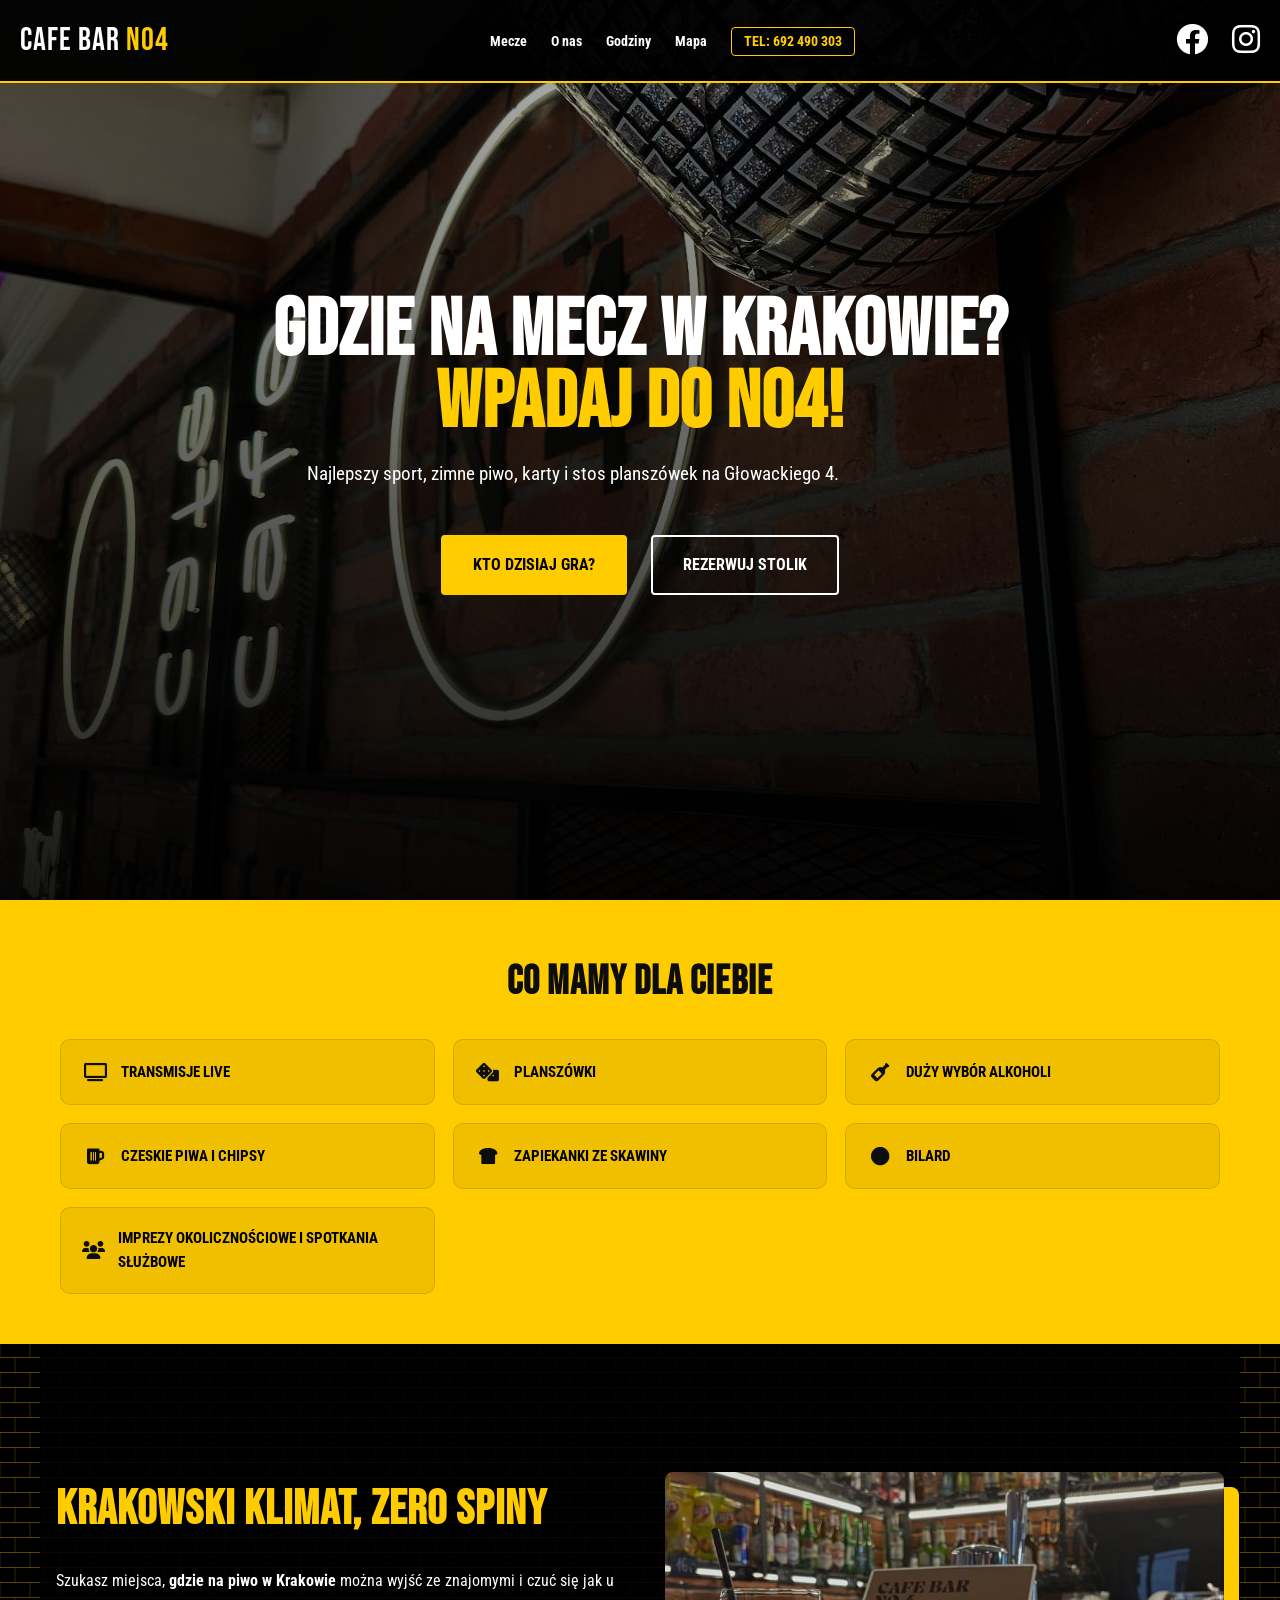
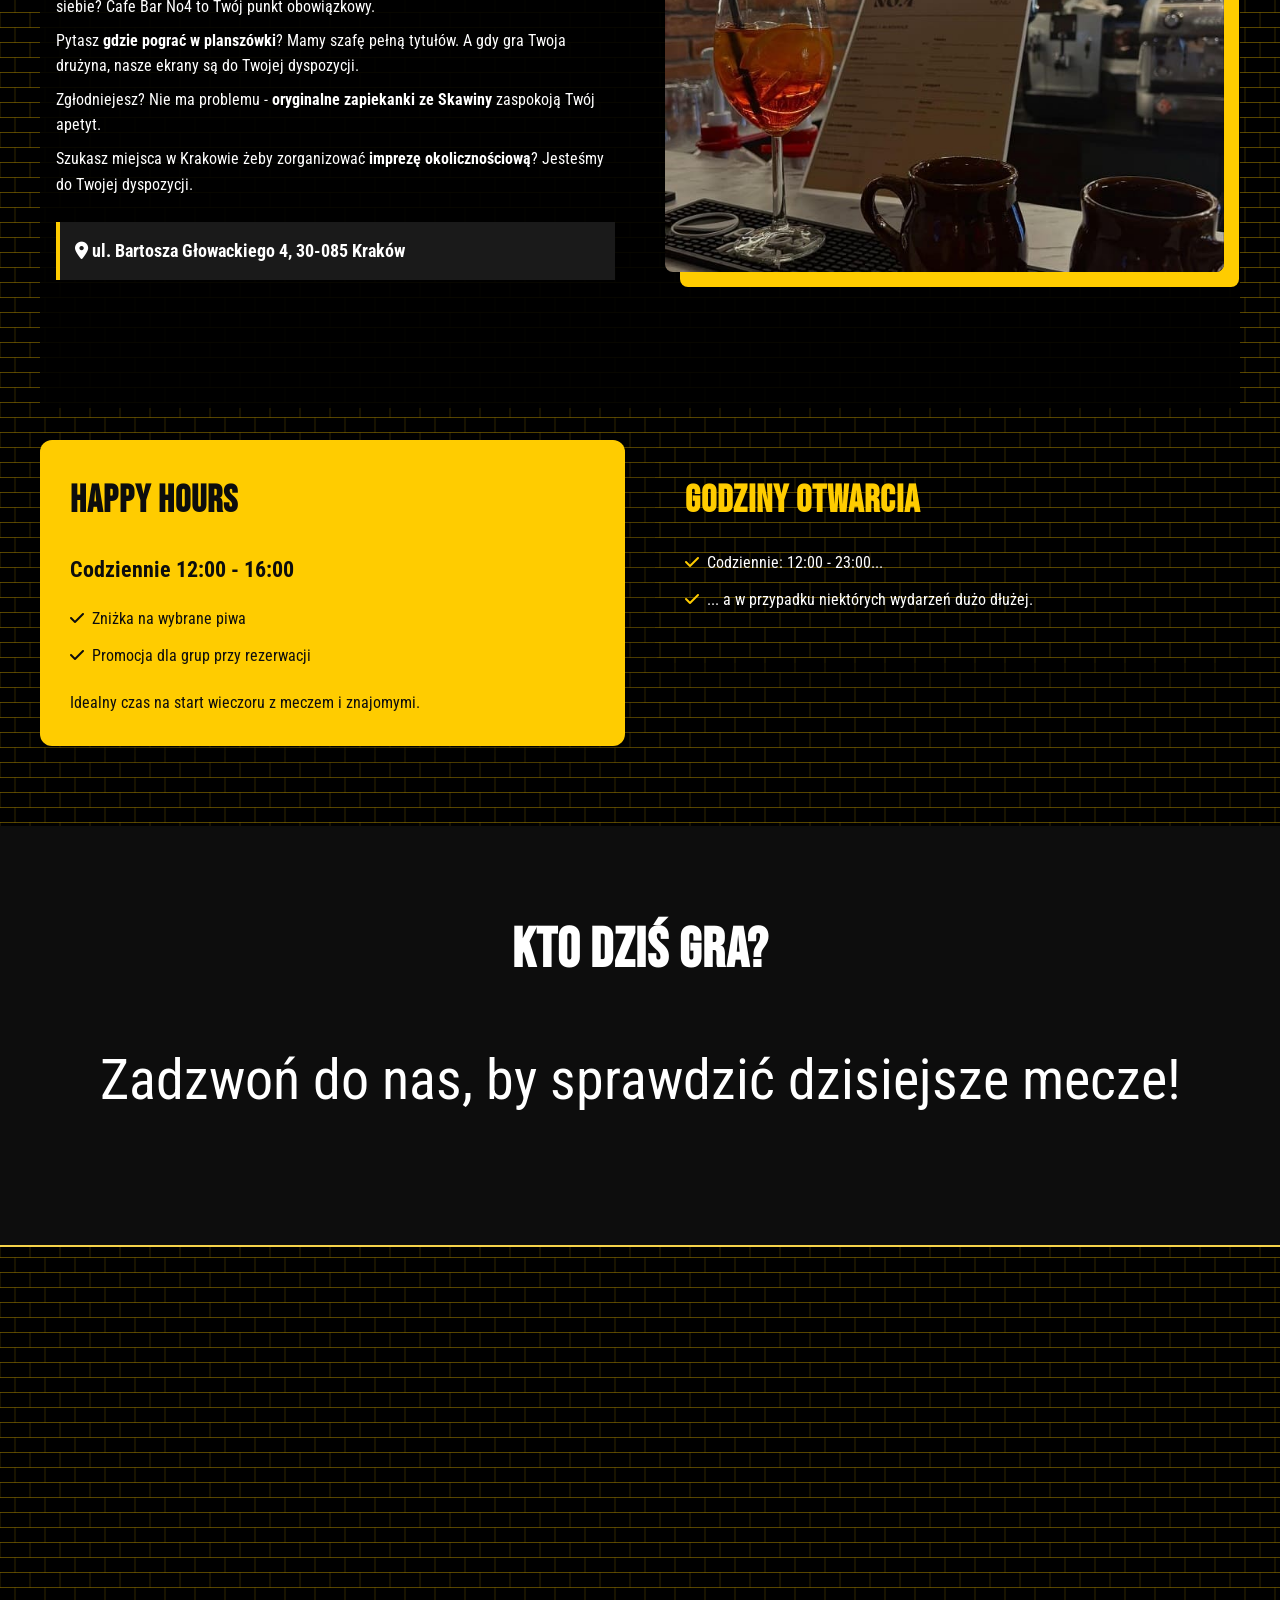
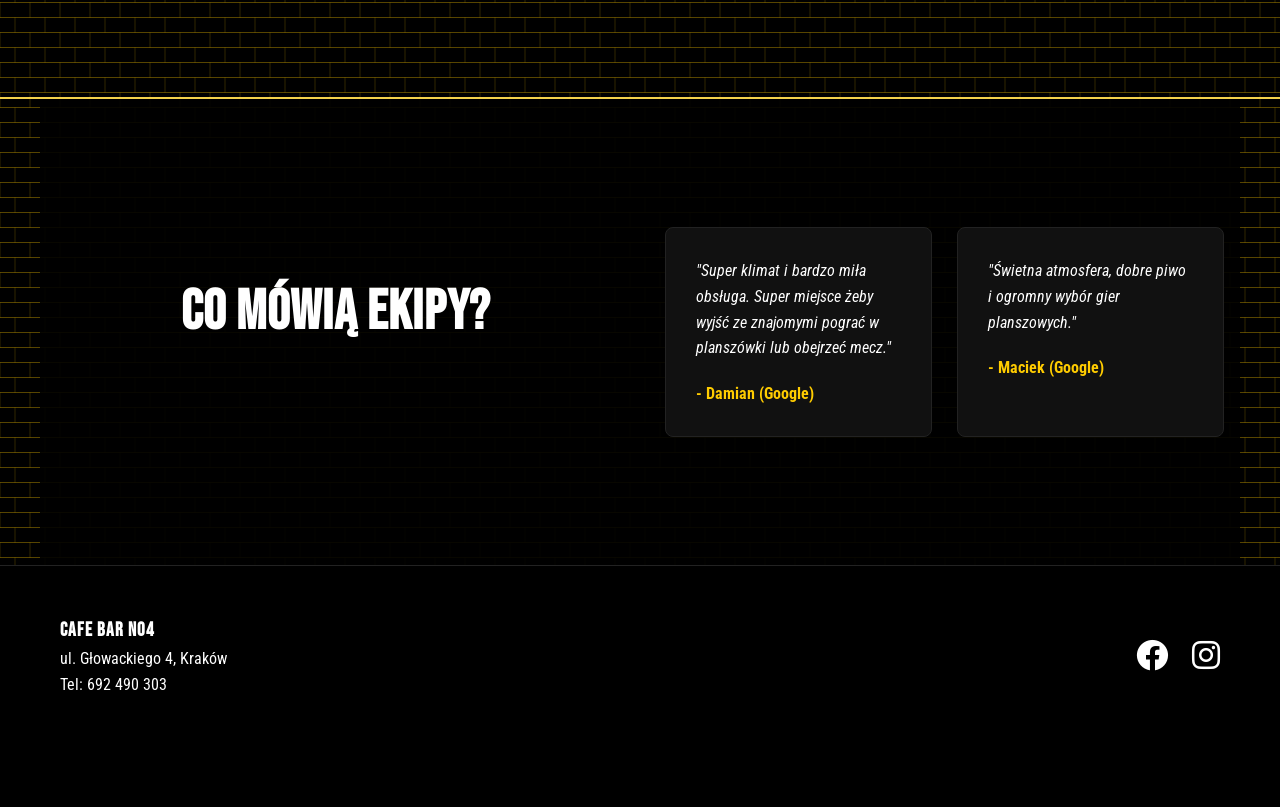
<file: index.html>
<!DOCTYPE html>
<html lang="pl">
<head>
    <meta charset="UTF-8">
    <meta name="viewport" content="width=device-width, initial-scale=1.0, maximum-scale=1.0, user-scalable=no">
    <title>Gdzie na mecz w Krakowie? Cafe Bar No4 - Sport, Piwo i Planszówki</title>
    <meta name="description" content="Cafe Bar No4 w Krakowie (Bronowice, ul. Głowackiego 4) – mecze na żywo, piwo rzemieślnicze, zapiekanki i planszówki. Idealne miejsce na wieczór ze znajomymi. Sprawdź transmisje i rezerwacje!">
    <meta name="keywords" content="bar sportowy Kraków, mecze na żywo Kraków, gdzie obejrzeć mecz Kraków, Bronowice bar, piwo rzemieślnicze Kraków, zapiekanki Kraków, planszówki Kraków, pub Kraków Bronowice, transmisje sportowe Kraków">
    <meta name="robots" content="index, follow">
    <meta name="author" content="Cafe Bar No4">

    <!-- GEO -->
    <meta name="geo.region" content="PL-MA">
    <meta name="geo.placename" content="Kraków Bronowice">
    <meta name="geo.position" content="50.081;19.900"> 
    <meta name="ICBM" content="50.081, 19.900">

    <!-- Open Graph (Facebook / social) -->
    <meta property="og:title" content="Cafe Bar No4 – Mecze na żywo, piwo i planszówki | Kraków Bronowice">
    <meta property="og:description" content="Najlepszy bar sportowy w Bronowicach. Mecze na żywo, kraftowe piwo, zapiekanki i stosy planszówek.">
    <meta property="og:type" content="restaurant">
    <meta property="og:locale" content="pl_PL">

    <!-- Twitter -->
    <meta name="twitter:card" content="summary_large_image">
    <meta name="twitter:title" content="Cafe Bar No4 Kraków – Mecze, piwo i planszówki">
    <meta name="twitter:description" content="Sprawdź gdzie obejrzeć mecz w Krakowie. Bronowice – piwo, zapiekanki i planszówki w jednym miejscu.">

    <!-- CANONICAL -->
    <link rel="canonical" href="https://cafeno4.pl/">

    <link href="https://fonts.googleapis.com/css2?family=Bebas+Neue&family=Roboto+Condensed:wght@400;700&display=swap" rel="stylesheet">
    <link rel="stylesheet" href="https://cdnjs.cloudflare.com/ajax/libs/font-awesome/6.0.0/css/all.min.css">
    <link href="https://unpkg.com/aos@2.3.1/dist/aos.css" rel="stylesheet">
    <link rel="stylesheet" href="style.css">
    <link rel="icon" type="image/png" href="favicon/favicon-96x96.png" sizes="96x96" />
    <link rel="icon" type="image/svg+xml" href="favicon/favicon.svg" />
    <link rel="shortcut icon" href="favicon/favicon.ico" />
    <link rel="apple-touch-icon" sizes="180x180" href="favicon/apple-touch-icon.png" />
    <link rel="manifest" href="favicon/site.webmanifest" />

    <script type="application/ld+json">
    {
        "@context": "https://schema.org",
        "@type": "BarOrPub",
        "name": "Cafe Bar No4",
        "image": "https://cafeno4.pl/favicon/favicon-96x96.png",
        "@id": "https://cafeno4.pl",
        "url": "https://cafeno4.pl",
        "telephone": "+48692490303",
        "address": {
            "@type": "PostalAddress",
            "streetAddress": "ul. Głowackiego 4",
            "addressLocality": "Kraków",
            "postalCode": "30-085",
            "addressCountry": "PL"
        },
        "geo": {
            "@type": "GeoCoordinates",
            "latitude": 50.081,
            "longitude": 19.900
        },
        "servesCuisine": ["zapiekanki", "bar food"],
        "priceRange": "$",
        "servesBeer": true,
        "amenityFeature": [
            {
                "@type": "LocationFeatureSpecification",
                "name": "Transmisje sportowe",
                "value": true
            },
            {
                "@type": "LocationFeatureSpecification",
                "name": "Planszówki",
                "value": true
            }
        ],
        "sameAs": [
            "https://facebook.com/",
            "https://instagram.com/"
        ]
    }
    </script>

    <style>[data-aos] { opacity: 0; }</style>
</head>
<body>

    <nav id="navbar">
        <div class="nav-container">
            <a href="#" class="logo">CAFE BAR <span>No4</span></a>
            <div class="nav-desktop">
                <a href="#sports">Mecze</a>
                <a href="#about">O nas</a>
                <a href="#hours">Godziny</a>
                <a href="#map">Mapa</a>
                <a href="tel:692490303" class="nav-phone">TEL: 692 490 303</a>
            </div>
            <div class="f-social">
                <a href="https://www.facebook.com/cafebarno4/"><i class="fab fa-facebook"></i></a>
                <a href="https://www.instagram.com/cafebarno4/"><i class="fab fa-instagram"></i></a>
            </div>
        </div>
    </nav>

    <header class="hero">
        <div class="hero-content" data-aos="zoom-in">
            <h1>Gdzie na mecz w Krakowie? <br><span class="yellow">Wpadaj do No4!</span></h1>
            <p>Najlepszy sport, zimne piwo, karty i stos planszówek na Głowackiego&nbsp4.</p>
            <div class="hero-btns">
                <a href="#sports" class="btn-yellow">KTO DZISIAJ GRA?</a>
                <a href="tel:692490303" class="btn-white">REZERWUJ STOLIK</a>
            </div>
        </div>
    </header>

    <section class="features-strip">
        <div class="container">
            <h2 class="features-title">Co mamy dla Ciebie</h2>
            <div class="feature-grid">
                <div class="feature-item"><i class="fas fa-tv"></i>transmisje live</div>
                <div class="feature-item"><i class="fas fa-dice"></i>planszówki</div>
                <div class="feature-item"><i class="fas fa-wine-bottle"></i>duży wybór alkoholi</div>
                <div class="feature-item"><i class="fas fa-beer"></i>czeskie piwa i chipsy</div>
                <div class="feature-item"><i class="fas fa-bread-slice"></i>zapiekanki ze Skawiny</div>
                <div class="feature-item"><i class="fas fa-circle"></i>bilard</div>
                <div class="feature-item"><i class="fas fa-users"></i>imprezy okolicznościowe i spotkania służbowe</div>
            </div>
        </div>
    </section>

    <section id="about" class="section container grid">
        <div class="about-text" data-aos="fade-right">
            <h2>Krakowski klimat, zero spiny</h2>
            <p>Szukasz miejsca, <strong>gdzie na piwo w Krakowie</strong> można wyjść ze znajomymi i czuć się jak u siebie? Cafe Bar No4 to Twój punkt obowiązkowy.</p>
            <p>Pytasz <strong>gdzie pograć w planszówki</strong>? Mamy szafę pełną tytułów. A gdy gra Twoja drużyna, nasze ekrany są do Twojej dyspozycji.</p>
            <p>Zgłodniejesz? Nie ma problemu - <strong>oryginalne zapiekanki ze Skawiny</strong> zaspokoją Twój apetyt.</p>
            <p>Szukasz miejsca w Krakowie żeby zorganizować <strong>imprezę okolicznościową</strong>? Jesteśmy do Twojej dyspozycji.</p>
            <div class="address-box">
                <i class="fas fa-map-marker-alt"></i> ul. Bartosza Głowackiego 4, 30-085 Kraków
            </div>
        </div>
        <div class="about-img" data-aos="fade-left">
            <img src="foto.jpg" alt="Wnętrze No4">
        </div>
    </section>

    <section id="hours" class="section container hours-section">
        <div class="hours-grid">
            <div class="hours-card highlight-card" data-aos="fade-up" data-aos-delay="100">
                <h2>Happy hours</h2>
                <p class="happy-text">Codziennie 12:00 - 16:00</p>
                <ul>
                    <li>Zniżka na wybrane piwa</li>
                    <li>Promocja dla grup przy rezerwacji</li>
                </ul>
                <p>Idealny czas na start wieczoru z meczem i znajomymi.</p>
            </div>
            <div class="hours-card" data-aos="fade-up">
                <h2>Godziny otwarcia</h2>
                <ul>
                    <li>Codziennie: 12:00 - 23:00...</li>
                    <li>... a w przypadku niektórych wydarzeń dużo dłużej.</li>
                </ul>
            </div>
        </div>
    </section>

    <section id="sports" class="section bg-darker">
        <div class="container">
            <h2 class="center">KTO DZIŚ GRA?</h2>
            <div id="match-list" class="match-grid">
                <div class="loader">Sprawdzanie dzisiejszych meczów...</div>
            </div>
        </div>
    </section>

    <section id="map" class="map-section">
        <iframe 
            width="100%" 
            height="450" 
            style="border:0" 
            loading="lazy" 
            allowfullscreen 
            src="https://www.google.com/maps/embed?pb=!1m18!1m12!1m3!1d3183.9623080897013!2d19.903210476924865!3d50.07681461419553!2m3!1f0!2f0!3f0!3m2!1i1024!2i768!4f13.1!3m3!1m2!1s0x47165b6a20a7015d%3A0xbe7b2e2c30377172!2sCafe%20Bar%20No4!5e1!3m2!1spl!2spl!4v1775043217038!5m2!1spl!2spl">
        </iframe>
    </section>

    <section id="reviews" class="section container grid">
        <h2 class="center">CO MÓWIĄ EKIPY?</h2>
        <div class="review-grid">
            <div class="rev-card" data-aos="fade-up">
                <p>"Super klimat i bardzo miła obsługa. Super miejsce żeby wyjść ze znajomymi pograć w planszówki lub obejrzeć mecz."</p>
                <span>- Damian (Google)</span>
            </div>
            <div class="rev-card" data-aos="fade-up" data-aos-delay="100">
                <p>"Świetna atmosfera, dobre piwo i ogromny wybór gier planszowych."</p>
                <span>- Maciek (Google)</span>
            </div>
        </div>
    </section>

    <footer>
        <div class="container footer-content">
            <div class="f-box">
                <h3>Cafe Bar No4</h3>
                <p>ul. Głowackiego 4, Kraków</p>
                <p>Tel: 692 490 303</p>
            </div>
            <div class="f-social">
                <a href="https://www.facebook.com/cafebarno4/"><i class="fab fa-facebook"></i></a>
                <a href="https://www.instagram.com/cafebarno4/"><i class="fab fa-instagram"></i></a>
            </div>
        </div>
    </footer>

    <div class="mobile-cta">
        <a href="tel:692490303"><i class="fas fa-phone"></i> ZADZWOŃ</a>
        <a href="https://www.google.com/maps/dir/?api=1&destination=Cafe+Bar+No4+Krakow" target="_blank"><i class="fas fa-map-marker-alt"></i> PROWADŹ</a>
    </div>

    <script src="https://unpkg.com/aos@2.3.1/dist/aos.js"></script>
    <script src="script.js"></script>
</body>
</html>
</file>
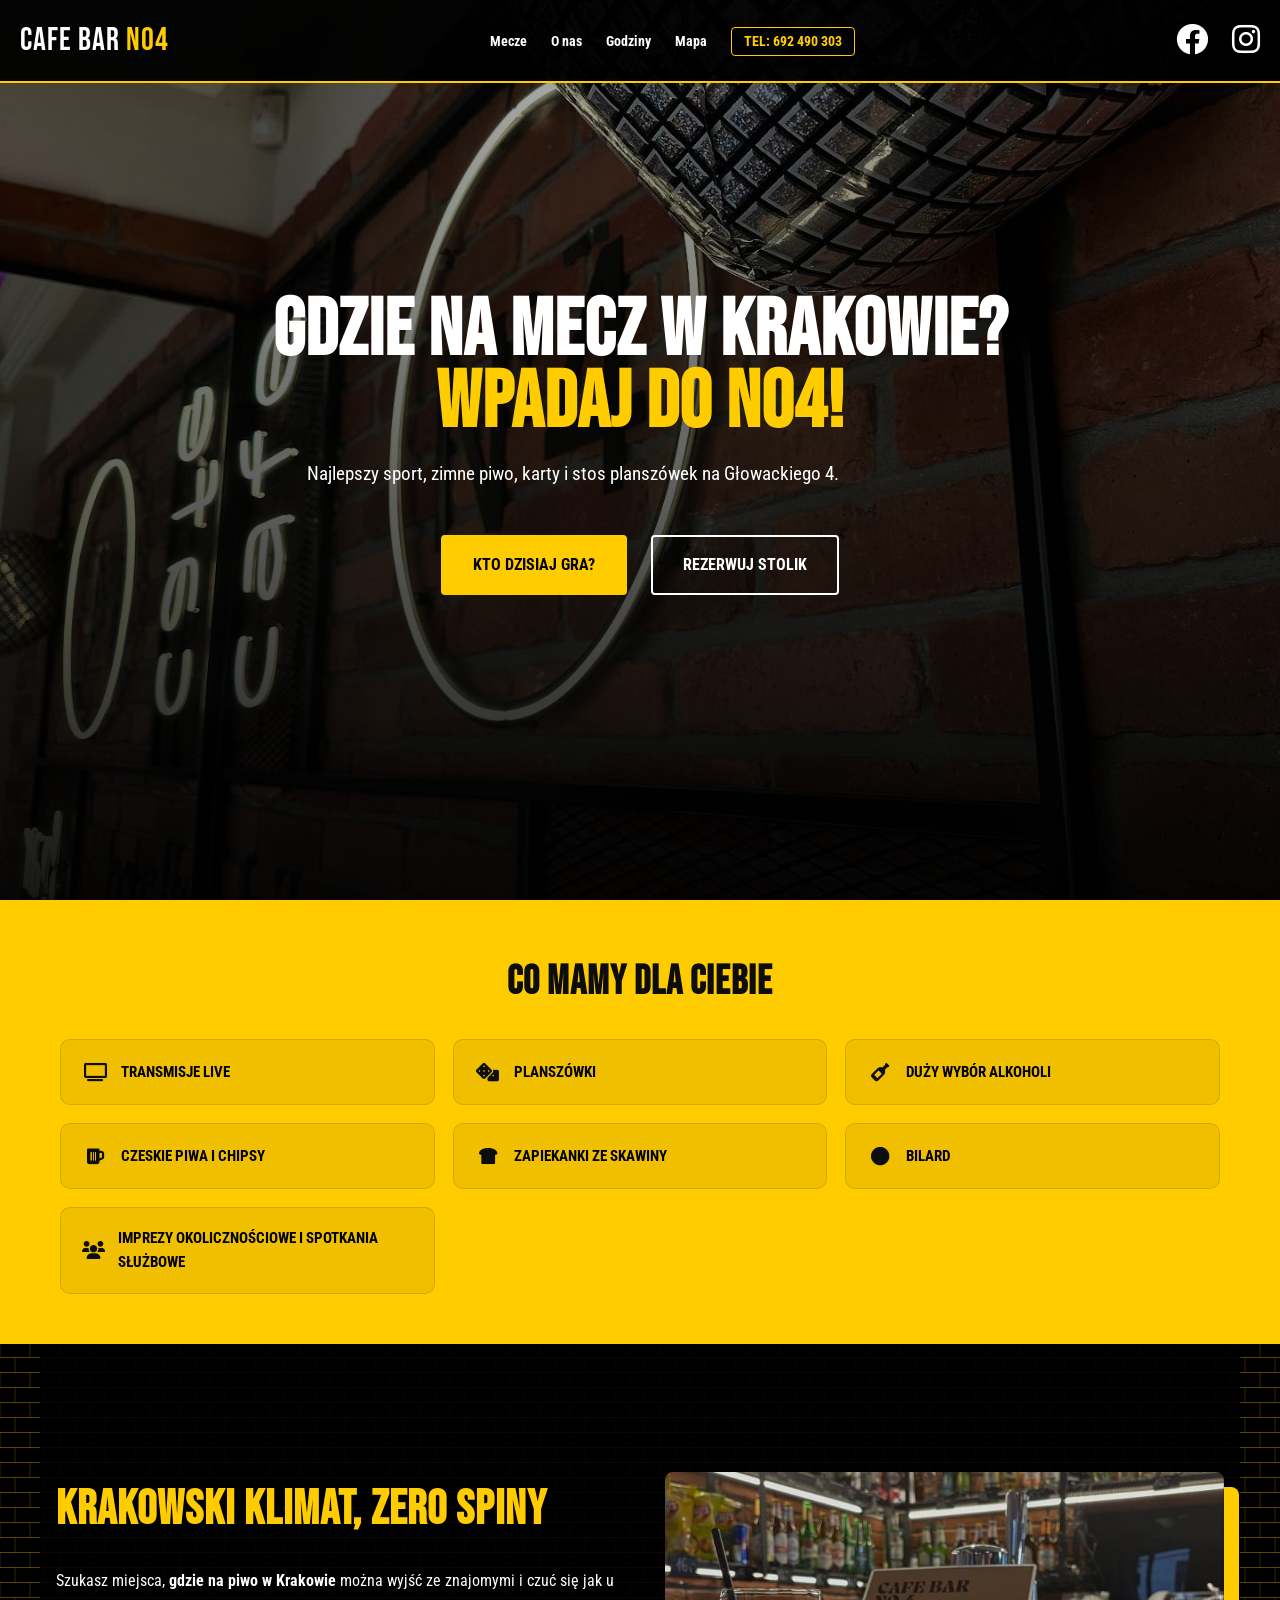
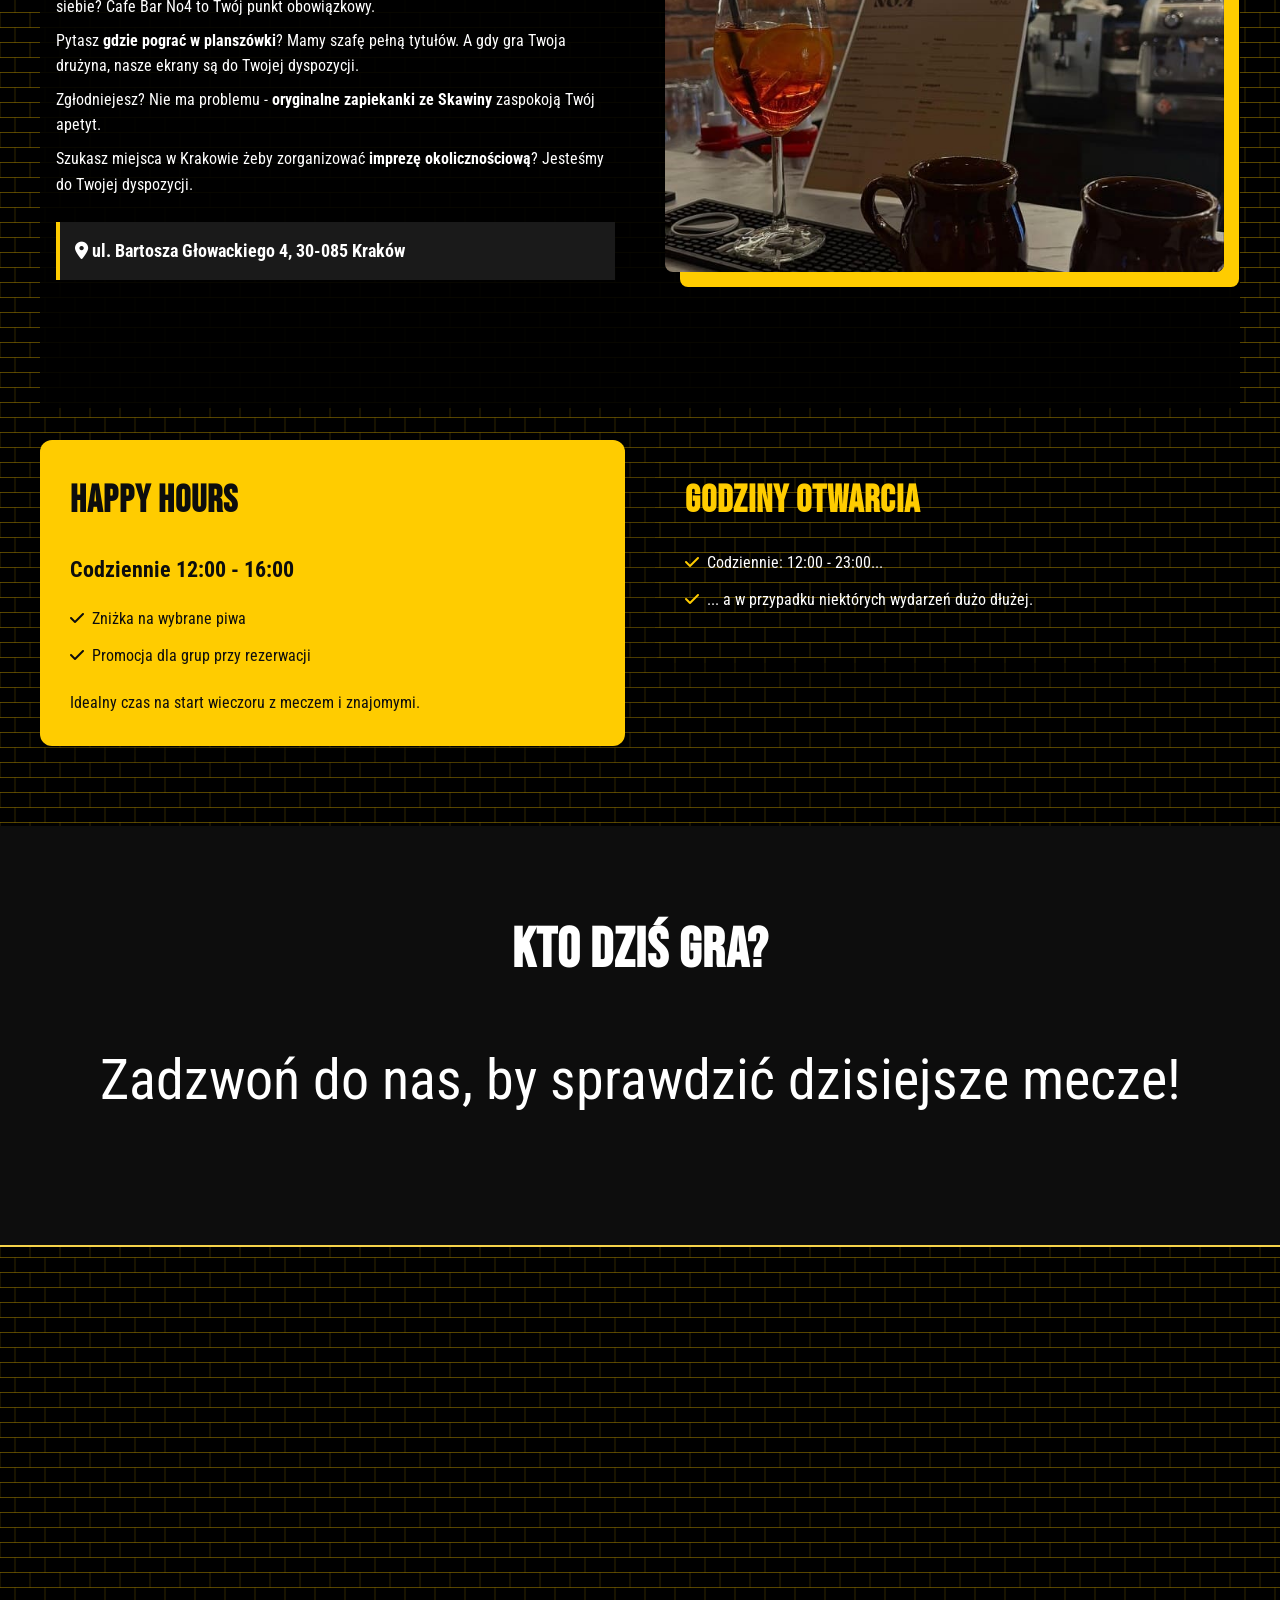
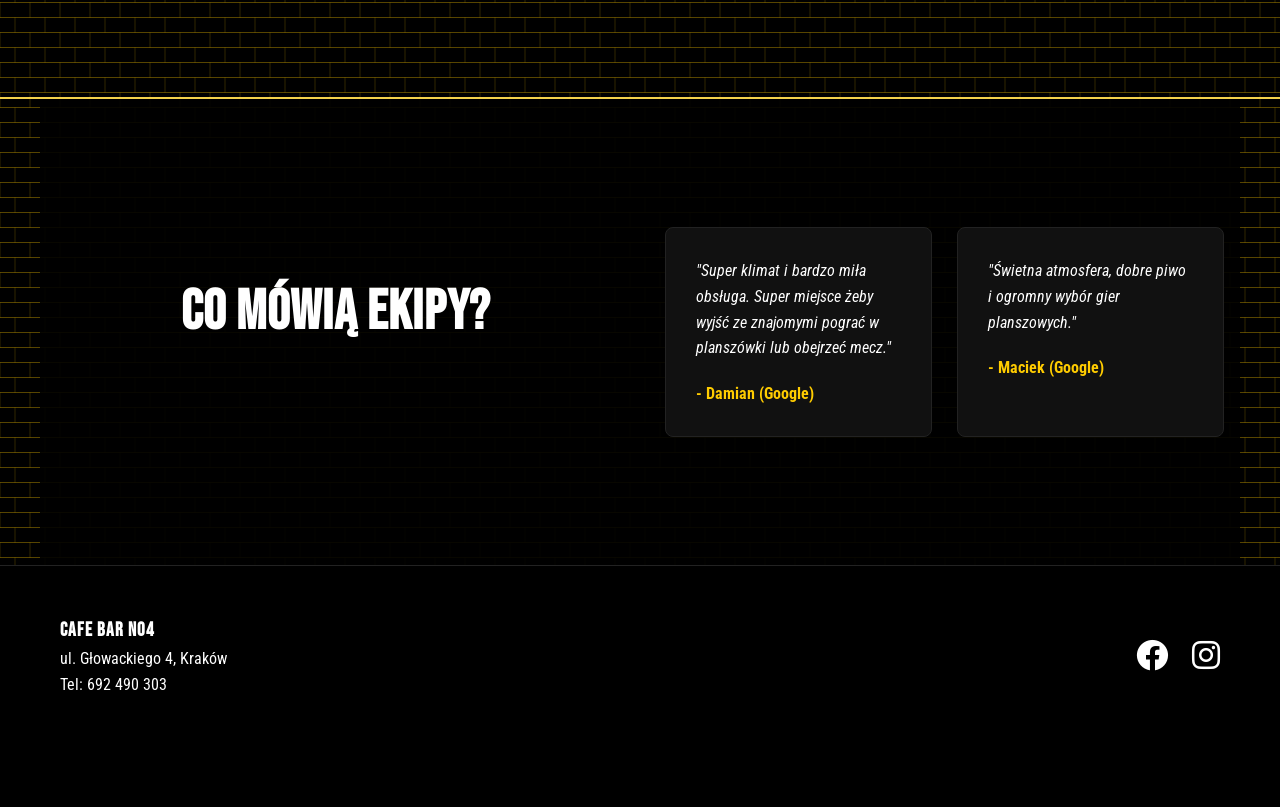
<file: src/index.html>
<!DOCTYPE html>
<html lang="pl">
<head>
    <meta charset="UTF-8">
    <meta name="viewport" content="width=device-width, initial-scale=1.0, maximum-scale=1.0, user-scalable=no">
    <title>Gdzie na mecz w Krakowie? Cafe Bar No4 - Sport, Piwo i Planszówki</title>
    <meta name="description" content="Cafe Bar No4 w Krakowie, Bronowice – najlepsze miejsce na imprezy okolicznościowe, bilard, czeskie piwa, planszówki i mecze na żywo. Zorganizuj event firmowy lub urodziny w klimacie sportowego baru z zapiekankami ze Skawiny.">
    <meta name="keywords" content="Cafe Bar No4 Bronowice, imprezy okolicznościowe Kraków, spotkania służbowe Kraków, bilard Kraków, czeskie piwa Kraków, zapiekanki ze Skawiny, bar sportowy Bronowice, mecz na żywo Kraków, planszówki Kraków">
    <meta name="robots" content="index, follow">
    <meta name="author" content="Cafe Bar No4">

    <!-- GEO -->
    <meta name="geo.region" content="PL-MA">
    <meta name="geo.placename" content="Kraków Bronowice">
    <meta name="geo.position" content="50.081;19.900"> 
    <meta name="ICBM" content="50.081, 19.900">

    <!-- Open Graph (Facebook / social) -->
    <meta property="og:title" content="Cafe Bar No4 – Imprezy okolicznościowe, bilard i czeskie piwa w Bronowicach">
    <meta property="og:description" content="Cafe Bar No4 w Bronowicach – imprezy okolicznościowe, spotkania służbowe, bilard, czeskie piwa, mecze na żywo i zapiekanki ze Skawiny.">
    <meta property="og:type" content="restaurant">
    <meta property="og:locale" content="pl_PL">

    <!-- Twitter -->
    <meta name="twitter:card" content="summary_large_image">
    <meta name="twitter:title" content="Cafe Bar No4 Kraków – Imprezy okolicznościowe i bilard w Bronowicach">
    <meta name="twitter:description" content="Cafe Bar No4 w Bronowicach – wydarzenia firmowe, bilard, czeskie piwa, mecze na żywo i zapiekanki ze Skawiny.">

    <!-- CANONICAL -->
    <link rel="canonical" href="https://cafeno4.pl/">

    <link href="https://fonts.googleapis.com/css2?family=Bebas+Neue&family=Roboto+Condensed:wght@400;700&display=swap" rel="stylesheet">
    <link rel="stylesheet" href="https://cdnjs.cloudflare.com/ajax/libs/font-awesome/6.0.0/css/all.min.css">
    <link href="https://unpkg.com/aos@2.3.1/dist/aos.css" rel="stylesheet">
    <link rel="stylesheet" href="style.css">
    <link rel="icon" type="image/png" href="favicon/favicon-96x96.png" sizes="96x96" />
    <link rel="icon" type="image/svg+xml" href="favicon/favicon.svg" />
    <link rel="shortcut icon" href="favicon/favicon.ico" />
    <link rel="apple-touch-icon" sizes="180x180" href="favicon/apple-touch-icon.png" />
    <link rel="manifest" href="favicon/site.webmanifest" />

    <script type="application/ld+json">
    {
        "@context": "https://schema.org",
        "@type": "BarOrPub",
        "name": "Cafe Bar No4",
        "image": "https://cafeno4.pl/favicon/favicon-96x96.png",
        "@id": "https://cafeno4.pl",
        "url": "https://cafeno4.pl",
        "telephone": "+48692490303",
        "address": {
            "@type": "PostalAddress",
            "streetAddress": "ul. Głowackiego 4",
            "addressLocality": "Kraków",
            "postalCode": "30-085",
            "addressCountry": "PL"
        },
        "geo": {
            "@type": "GeoCoordinates",
            "latitude": 50.081,
            "longitude": 19.900
        },
        "servesCuisine": ["zapiekanki", "bar food", "czeskie piwo"],
        "priceRange": "$",
        "servesBeer": true,
        "amenityFeature": [
            {
                "@type": "LocationFeatureSpecification",
                "name": "Imprezy okolicznościowe",
                "value": true
            },
            {
                "@type": "LocationFeatureSpecification",
                "name": "Spotkania służbowe",
                "value": true
            },
            {
                "@type": "LocationFeatureSpecification",
                "name": "Bilard",
                "value": true
            },
            {
                "@type": "LocationFeatureSpecification",
                "name": "Czeskie piwa",
                "value": true
            },
            {
                "@type": "LocationFeatureSpecification",
                "name": "Transmisje sportowe",
                "value": true
            },
            {
                "@type": "LocationFeatureSpecification",
                "name": "Planszówki",
                "value": true
            }
        ],
        "sameAs": [
            "https://facebook.com/",
            "https://instagram.com/"
        ]
    }
    </script>

    <style>[data-aos] { opacity: 0; }</style>
</head>
<body>

    <nav id="navbar">
        <div class="nav-container">
            <a href="#" class="logo">CAFE BAR <span>No4</span></a>
            <div class="nav-desktop">
                <a href="#sports">Mecze</a>
                <a href="#about">O nas</a>
                <a href="#hours">Godziny</a>
                <a href="#map">Mapa</a>
                <a href="tel:692490303" class="nav-phone">TEL: 692 490 303</a>
            </div>
            <div class="f-social">
                <a href="https://www.facebook.com/cafebarno4/"><i class="fab fa-facebook"></i></a>
                <a href="https://www.instagram.com/cafebarno4/"><i class="fab fa-instagram"></i></a>
            </div>
        </div>
    </nav>

    <header class="hero">
        <div class="hero-content" data-aos="zoom-in">
            <h1>Gdzie na mecz w Krakowie? <br><span class="yellow">Wpadaj do No4!</span></h1>
            <p>Najlepszy sport, zimne piwo, karty i stos planszówek na Głowackiego&nbsp4.</p>
            <div class="hero-btns">
                <a href="#sports" class="btn-yellow">KTO DZISIAJ GRA?</a>
                <a href="tel:692490303" class="btn-white">REZERWUJ STOLIK</a>
            </div>
        </div>
    </header>

    <section class="features-strip">
        <div class="container">
            <h2 class="features-title">Co mamy dla Ciebie</h2>
            <div class="feature-grid">
                <div class="feature-item"><i class="fas fa-tv"></i>transmisje live</div>
                <div class="feature-item"><i class="fas fa-dice"></i>planszówki</div>
                <div class="feature-item"><i class="fas fa-wine-bottle"></i>duży wybór alkoholi</div>
                <div class="feature-item"><i class="fas fa-beer"></i>czeskie piwa i chipsy</div>
                <div class="feature-item"><i class="fas fa-bread-slice"></i>zapiekanki ze Skawiny</div>
                <div class="feature-item"><i class="fas fa-circle"></i>bilard</div>
                <div class="feature-item"><i class="fas fa-users"></i>imprezy okolicznościowe i spotkania służbowe</div>
            </div>
        </div>
    </section>

    <section id="about" class="section container grid">
        <div class="about-text" data-aos="fade-right">
            <h2>Krakowski klimat, zero spiny</h2>
            <p>Szukasz miejsca, <strong>gdzie na piwo w Krakowie</strong> można wyjść ze znajomymi i czuć się jak u siebie? Cafe Bar No4 to Twój punkt obowiązkowy.</p>
            <p>Pytasz <strong>gdzie pograć w planszówki</strong>? Mamy szafę pełną tytułów. A gdy gra Twoja drużyna, nasze ekrany są do Twojej dyspozycji.</p>
            <p>Zgłodniejesz? Nie ma problemu - <strong>oryginalne zapiekanki ze Skawiny</strong> zaspokoją Twój apetyt.</p>
            <p>Szukasz miejsca w Krakowie żeby zorganizować <strong>imprezę okolicznościową</strong>? Jesteśmy do Twojej dyspozycji.</p>
            <div class="address-box">
                <i class="fas fa-map-marker-alt"></i> ul. Bartosza Głowackiego 4, 30-085 Kraków
            </div>
        </div>
        <div class="about-img" data-aos="fade-left">
            <img src="foto.jpg" alt="Wnętrze No4">
        </div>
    </section>

    <section id="hours" class="section container hours-section">
        <div class="hours-grid">
            <div class="hours-card highlight-card" data-aos="fade-up" data-aos-delay="100">
                <h2>Happy hours</h2>
                <p class="happy-text">Codziennie 12:00 - 16:00</p>
                <ul>
                    <li>Zniżka na wybrane piwa</li>
                    <li>Promocja dla grup przy rezerwacji</li>
                </ul>
                <p>Idealny czas na start wieczoru z meczem i znajomymi.</p>
            </div>
            <div class="hours-card" data-aos="fade-up">
                <h2>Godziny otwarcia</h2>
                <ul>
                    <li>Codziennie: 12:00 - 23:00...</li>
                    <li>... a w przypadku niektórych wydarzeń dużo dłużej.</li>
                </ul>
            </div>
        </div>
    </section>

    <section id="sports" class="section bg-darker">
        <div class="container">
            <h2 class="center">KTO DZIŚ GRA?</h2>
            <div id="match-list" class="match-grid">
                <div class="loader">Sprawdzanie dzisiejszych meczów...</div>
            </div>
        </div>
    </section>

    <section id="map" class="map-section">
        <iframe 
            width="100%" 
            height="450" 
            style="border:0" 
            loading="lazy" 
            allowfullscreen 
            src="https://www.google.com/maps/embed?pb=!1m18!1m12!1m3!1d3183.9623080897013!2d19.903210476924865!3d50.07681461419553!2m3!1f0!2f0!3f0!3m2!1i1024!2i768!4f13.1!3m3!1m2!1s0x47165b6a20a7015d%3A0xbe7b2e2c30377172!2sCafe%20Bar%20No4!5e1!3m2!1spl!2spl!4v1775043217038!5m2!1spl!2spl">
        </iframe>
    </section>

    <section id="reviews" class="section container grid">
        <h2 class="center">CO MÓWIĄ EKIPY?</h2>
        <div class="review-grid">
            <div class="rev-card" data-aos="fade-up">
                <p>"Super klimat i bardzo miła obsługa. Super miejsce żeby wyjść ze znajomymi pograć w planszówki lub obejrzeć mecz."</p>
                <span>- Damian (Google)</span>
            </div>
            <div class="rev-card" data-aos="fade-up" data-aos-delay="100">
                <p>"Świetna atmosfera, dobre piwo i ogromny wybór gier planszowych."</p>
                <span>- Maciek (Google)</span>
            </div>
        </div>
    </section>

    <footer>
        <div class="container footer-content">
            <div class="f-box">
                <h3>Cafe Bar No4</h3>
                <p>ul. Głowackiego 4, Kraków</p>
                <p>Tel: 692 490 303</p>
            </div>
            <div class="f-social">
                <a href="https://www.facebook.com/cafebarno4/"><i class="fab fa-facebook"></i></a>
                <a href="https://www.instagram.com/cafebarno4/"><i class="fab fa-instagram"></i></a>
            </div>
        </div>
    </footer>

    <div class="mobile-cta">
        <a href="tel:692490303"><i class="fas fa-phone"></i> ZADZWOŃ</a>
        <a href="https://www.google.com/maps/dir/?api=1&destination=Cafe+Bar+No4+Krakow" target="_blank"><i class="fas fa-map-marker-alt"></i> PROWADŹ</a>
    </div>

    <script src="https://unpkg.com/aos@2.3.1/dist/aos.js"></script>
    <script src="script.js"></script>
</body>
</html>
</file>
<file: style.css>
:root{--yellow:#ffcc00;--black:#0d0d0d;--grey:#1a1a1a;--white:#ffffff}*{margin:0;padding:0;box-sizing:border-box;-webkit-tap-highlight-color:transparent}body{font-family:'Roboto Condensed',sans-serif;background:var(--black);color:var(--white);line-height:1.6;overflow-x:hidden;background-image:url("data:image/svg+xml,<svg id='patternId' width='100%' height='100%' xmlns='http://www.w3.org/2000/svg'><defs><pattern id='a' patternUnits='userSpaceOnUse' width='30' height='30' patternTransform='scale(1) rotate(0)'><rect x='0' y='0' width='100%' height='100%' fill='%23000000ff'/><path d='M0 22.5h30v15H0zm15-15h30v15H15m-30-15h30v15h-30zm15-15h30v15H0z' stroke-width='0.5' stroke='%23ffcc0060' fill='none'/></pattern></defs><rect width='800%' height='800%' transform='translate(0,0)' fill='url(%23a)'/></svg>")}h1,h2,h3,.logo{font-family:'Bebas Neue',cursive;letter-spacing:1px}.container{max-width:1200px;margin:0 auto;padding:0 20px}.yellow{color:var(--yellow)}.center{text-align:center;margin-bottom:40px;font-size:3.5rem}.section{padding:80px 0}.bg-darker{background:var(--black)}nav{background:rgba(0,0,0,0.95);padding:15px 0;position:fixed;width:100%;top:0;z-index:999;border-bottom:2px solid var(--yellow)}.nav-container{display:flex;justify-content:space-between;align-items:center;padding:0 20px}.logo{font-size:2rem;text-decoration:none;color:white}.logo span{color:var(--yellow)}.nav-desktop a{color:white;text-decoration:none;margin-left:20px;font-weight:bold;font-size:0.9rem;transition:0.3s}.nav-desktop a:hover{color:var(--yellow)}.nav-phone{color:var(--yellow) !important;border:1px solid var(--yellow);padding:5px 12px;border-radius:4px}.hero{height:100vh;background:linear-gradient(rgba(0,0,0,0.2) 0,rgba(0,0,0,0.9)) 75%,url('hero.jpg');background-size:cover;background-position:center;display:flex;align-items:center;justify-content:center;text-align:center}.hero h1{font-size:5rem;line-height:0.9;margin-bottom:20px}.hero p{font-size:1.2rem;margin-bottom:35px;max-width:600px}.btn-yellow,.btn-white{padding:15px 30px;text-decoration:none;font-weight:bold;display:inline-block;margin:10px;border-radius:4px;transition:0.3s}.btn-yellow{background:var(--yellow);color:black;border:2px solid var(--yellow)}.btn-white{border:2px solid white;color:white}.btn-yellow:hover{transform:scale(1.05);background:white;border-color:white}.features-strip{background:var(--yellow);color:black;padding:50px 0}.features-title{text-align:center;color:var(--black);font-size:2.5rem;margin-bottom:25px;text-transform:uppercase;letter-spacing:1px}.feature-grid{display:grid;grid-template-columns:repeat(3,minmax(0,1fr));gap:18px}.feature-item{background:rgba(0,0,0,0.06);border:1px solid rgba(0,0,0,0.12);border-radius:10px;padding:18px 20px;display:flex;align-items:center;gap:12px;font-weight:700;text-transform:uppercase;font-size:0.95rem}.feature-item i{width:28px;height:28px;display:inline-flex;align-items:center;justify-content:center;font-size:1.15rem;color:var(--black)}.grid{display:grid;grid-template-columns:1fr 1fr;gap:50px;align-items:center;padding:128px 16px;background-color:rgba(0,0,0,0.9)}.about-text h2{font-size:3rem;color:var(--yellow);margin-bottom:20px}.about-text p{margin-bottom:8px}.address-box{background:var(--grey);padding:15px;border-left:4px solid var(--yellow);margin-top:25px;font-weight:bold;font-size:1.1rem}.about-img img{width:100%;border-radius:8px;box-shadow:15px 15px 0 var(--yellow)}.hours-section{padding-top:32px}.hours-grid{display:grid;grid-template-columns:repeat(2,minmax(0,1fr));gap:30px;align-items:start}.hours-card{padding:30px;border-radius:12px;box-shadow:0 12px 30px rgba(0,0,0,0.4)}.hours-card h2{color:var(--yellow);margin-bottom:18px;font-size:2.4rem}.hours-card ul{list-style:none;margin-top:15px;margin-bottom:20px;padding-left:0}.hours-card li{margin-bottom:12px;padding-left:22px;position:relative}.hours-card li::before{content:'\f00c';font-family:'Font Awesome 6 Free';font-weight:900;position:absolute;left:0;top:0;color:var(--yellow)}.hours-card p{margin-top:10px;line-height:1.7}.highlight-card{background:var(--yellow);color:var(--black);border-color:var(--black)}.highlight-card h2{color:var(--black)}.highlight-card ul li::before{color:var(--black)}.happy-text{font-size:1.4rem;font-weight:700;margin-bottom:18px}.match-grid{display:grid;grid-template-columns:repeat(auto-fit,minmax(280px,1fr));gap:20px}.match-card{background:var(--grey);padding:25px;border:1px solid #333;transition:0.3s}.match-card:hover{border-color:var(--yellow);transform:translateY(-5px)}.map-section{width:100%;line-height:0;filter:grayscale(0.4) contrast(1.1);border-top:2px solid var(--yellow);border-bottom:2px solid var(--yellow)}.map-section:hover{filter:grayscale(0)}.review-grid{display:grid;grid-template-columns:1fr 1fr;gap:25px}.rev-card{background:#111;padding:30px;border:1px solid #222;font-style:italic;border-radius:8px}.rev-card span{display:block;margin-top:20px;color:var(--yellow);font-weight:bold;font-style:normal}footer{padding:50px 0 110px;border-top:1px solid #222;background-color:#000000}.footer-content{display:flex;justify-content:space-between;align-items:center}.f-social a{color:white;font-size:2rem;margin-left:20px;transition:0.3s}.f-social a:hover{color:var(--yellow)}.mobile-cta{display:none;position:fixed;bottom:0;left:0;width:100%;background:var(--yellow);z-index:9999;box-shadow:0 -4px 15px rgba(0,0,0,0.6);height:65px}.mobile-cta a{flex:1;display:flex;align-items:center;justify-content:center;color:black;text-decoration:none;font-weight:900;font-size:0.9rem;border-right:1px solid rgba(0,0,0,0.1)}.mobile-cta i{margin-right:10px;font-size:1.2rem}@media (max-width:768px){.grid{grid-template-columns:1fr}.hours-grid{grid-template-columns:1fr}.hero h1{font-size:3.2rem}.nav-desktop{display:none}.mobile-cta{display:flex}.feature-grid{grid-template-columns:1fr}.review-grid{grid-template-columns:1fr}.center{font-size:2.5rem}}
</file>
<file: src/style.css>
:root {
    --yellow: #ffcc00;
    --black: #0d0d0d;
    --grey: #1a1a1a;
    --white: #ffffff;
}

* { margin: 0; padding: 0; box-sizing: border-box; -webkit-tap-highlight-color: transparent; }
body { 
    font-family: 'Roboto Condensed', sans-serif; 
    background: var(--black); color: var(--white); 
    line-height: 1.6; overflow-x: hidden;
    background-image: url("data:image/svg+xml,<svg id='patternId' width='100%' height='100%' xmlns='http://www.w3.org/2000/svg'><defs><pattern id='a' patternUnits='userSpaceOnUse' width='30' height='30' patternTransform='scale(1) rotate(0)'><rect x='0' y='0' width='100%' height='100%' fill='%23000000ff'/><path d='M0 22.5h30v15H0zm15-15h30v15H15m-30-15h30v15h-30zm15-15h30v15H0z'  stroke-width='0.5' stroke='%23ffcc0060' fill='none'/></pattern></defs><rect width='800%' height='800%' transform='translate(0,0)' fill='url(%23a)'/></svg>")
}

h1, h2, h3, .logo { font-family: 'Bebas Neue', cursive; letter-spacing: 1px; }
.container { max-width: 1200px; margin: 0 auto; padding: 0 20px; }
.yellow { color: var(--yellow); }
.center { text-align: center; margin-bottom: 40px; font-size: 3.5rem; }
.section { padding: 80px 0; }
.bg-darker { background: var(--black); }

/* Navbar */
nav {
    background: rgba(0,0,0,0.95);
    padding: 15px 0;
    position: fixed; width: 100%; top: 0; z-index: 999;
    border-bottom: 2px solid var(--yellow);
}
.nav-container { display: flex; justify-content: space-between; align-items: center; padding: 0 20px; }
.logo { font-size: 2rem; text-decoration: none; color: white; }
.logo span { color: var(--yellow); }
.nav-desktop a { color: white; text-decoration: none; margin-left: 20px; font-weight: bold; font-size: 0.9rem; transition: 0.3s; }
.nav-desktop a:hover { color: var(--yellow); }
.nav-phone { color: var(--yellow) !important; border: 1px solid var(--yellow); padding: 5px 12px; border-radius: 4px; }

/* Hero */
.hero {
    height: 100vh;
    background: linear-gradient(rgba(0,0,0,0.2) 0, rgba(0,0,0,0.9)) 75%, url('hero.jpg');
    background-size: cover; background-position: center;
    display: flex; align-items: center; justify-content: center; text-align: center;
}
.hero h1 { font-size: 5rem; line-height: 0.9; margin-bottom: 20px; }
.hero p { font-size: 1.2rem; margin-bottom: 35px; max-width: 600px; }

.btn-yellow, .btn-white { padding: 15px 30px; text-decoration: none; font-weight: bold; display: inline-block; margin: 10px; border-radius: 4px; transition: 0.3s; }
.btn-yellow { background: var(--yellow); color: black; border: 2px solid var(--yellow); }
.btn-white { border: 2px solid white; color: white; }
.btn-yellow:hover { transform: scale(1.05); background: white; border-color: white; }

/* Info Strip */
.features-strip { background: var(--yellow); color: black; padding: 50px 0; }
.features-title { text-align: center; color: var(--black); font-size: 2.5rem; margin-bottom: 25px; text-transform: uppercase; letter-spacing: 1px; }
.feature-grid { display: grid; grid-template-columns: repeat(3, minmax(0, 1fr)); gap: 18px; }
.feature-item { background: rgba(0,0,0,0.06); border: 1px solid rgba(0,0,0,0.12); border-radius: 10px; padding: 18px 20px; display: flex; align-items: center; gap: 12px; font-weight: 700; text-transform: uppercase; font-size: 0.95rem; }
.feature-item i { width: 28px; height: 28px; display: inline-flex; align-items: center; justify-content: center; font-size: 1.15rem; color: var(--black); }

/* Grid & About */
.grid { display: grid; grid-template-columns: 1fr 1fr; gap: 50px; align-items: center; padding: 128px 16px; background-color: rgba(0,0,0,0.9); }
.about-text h2 { font-size: 3rem; color: var(--yellow); margin-bottom: 20px; }
.about-text p { margin-bottom: 8px; }
.address-box { background: var(--grey); padding: 15px; border-left: 4px solid var(--yellow); margin-top: 25px; font-weight: bold; font-size: 1.1rem; }
.about-img img { width: 100%; border-radius: 8px; box-shadow: 15px 15px 0 var(--yellow); }

.hours-section { padding-top: 32px; }
.hours-grid { display: grid; grid-template-columns: repeat(2, minmax(0, 1fr)); gap: 30px; align-items: start; }
.hours-card { padding: 30px; border-radius: 12px; box-shadow: 0 12px 30px rgba(0,0,0,0.4); }
.hours-card h2 { color: var(--yellow); margin-bottom: 18px; font-size: 2.4rem; }
.hours-card ul { list-style: none; margin-top: 15px; margin-bottom: 20px; padding-left: 0; }
.hours-card li { margin-bottom: 12px; padding-left: 22px; position: relative; }
.hours-card li::before { content: '\f00c'; font-family: 'Font Awesome 6 Free'; font-weight: 900; position: absolute; left: 0; top: 0; color: var(--yellow); }
.hours-card p { margin-top: 10px; line-height: 1.7; }
.highlight-card { background: var(--yellow); color: var(--black); border-color: var(--black); }
.highlight-card h2 { color: var(--black); }
.highlight-card ul li::before { color: var(--black); }
.happy-text { font-size: 1.4rem; font-weight: 700; margin-bottom: 18px; }

/* Matches */
.match-grid { display: grid; grid-template-columns: repeat(auto-fit, minmax(280px, 1fr)); gap: 20px; }
.match-card { background: var(--grey); padding: 25px; border: 1px solid #333; transition: 0.3s; }
.match-card:hover { border-color: var(--yellow); transform: translateY(-5px); }

/* Mapa */
.map-section { width: 100%; line-height: 0; filter: grayscale(0.4) contrast(1.1); border-top: 2px solid var(--yellow); border-bottom: 2px solid var(--yellow); }
.map-section:hover { filter: grayscale(0); }

/* Reviews */
.review-grid { display: grid; grid-template-columns: 1fr 1fr; gap: 25px; }
.rev-card { background: #111; padding: 30px; border: 1px solid #222; font-style: italic; border-radius: 8px; }
.rev-card span { display: block; margin-top: 20px; color: var(--yellow); font-weight: bold; font-style: normal; }

/* Footer */
footer { padding: 50px 0 110px; border-top: 1px solid #222; background-color: #000000; }
.footer-content { display: flex; justify-content: space-between; align-items: center; }
.f-social a { color: white; font-size: 2rem; margin-left: 20px; transition: 0.3s; }
.f-social a:hover { color: var(--yellow); }

/* Mobile CTA - Fixed Fix */
.mobile-cta { 
    display: none; 
    position: fixed; bottom: 0; left: 0; width: 100%; 
    background: var(--yellow); z-index: 9999;
    box-shadow: 0 -4px 15px rgba(0,0,0,0.6); height: 65px;
}
.mobile-cta a { 
    flex: 1; display: flex; align-items: center; justify-content: center;
    color: black; text-decoration: none; font-weight: 900; font-size: 0.9rem;
    border-right: 1px solid rgba(0,0,0,0.1); 
}
.mobile-cta i { margin-right: 10px; font-size: 1.2rem; }

@media (max-width: 768px) {
    .grid { grid-template-columns: 1fr; }
    .hours-grid { grid-template-columns: 1fr; }
    .hero h1 { font-size: 3.2rem; }
    .nav-desktop { display: none; }
    .mobile-cta { display: flex; }
    .feature-grid { grid-template-columns: 1fr; }
    .review-grid { grid-template-columns: 1fr; }
    .center { font-size: 2.5rem; }
}
</file>
